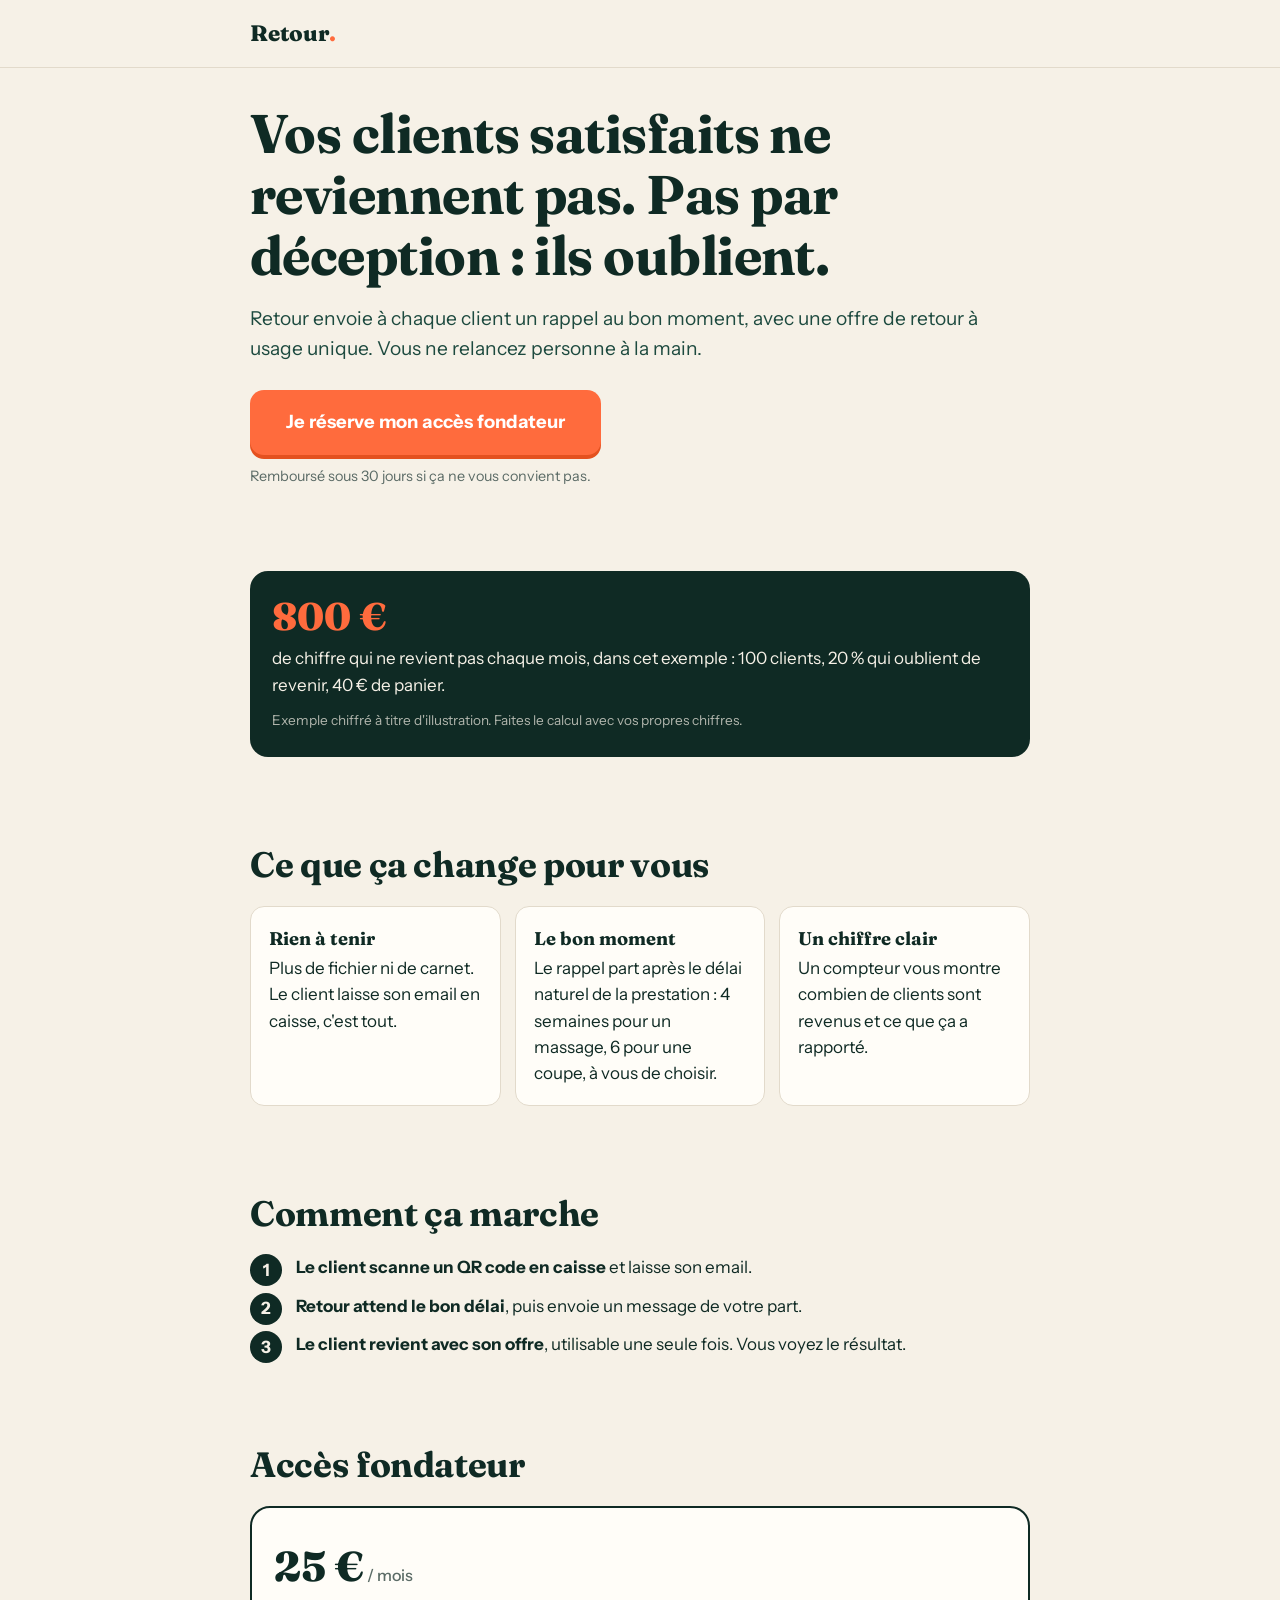
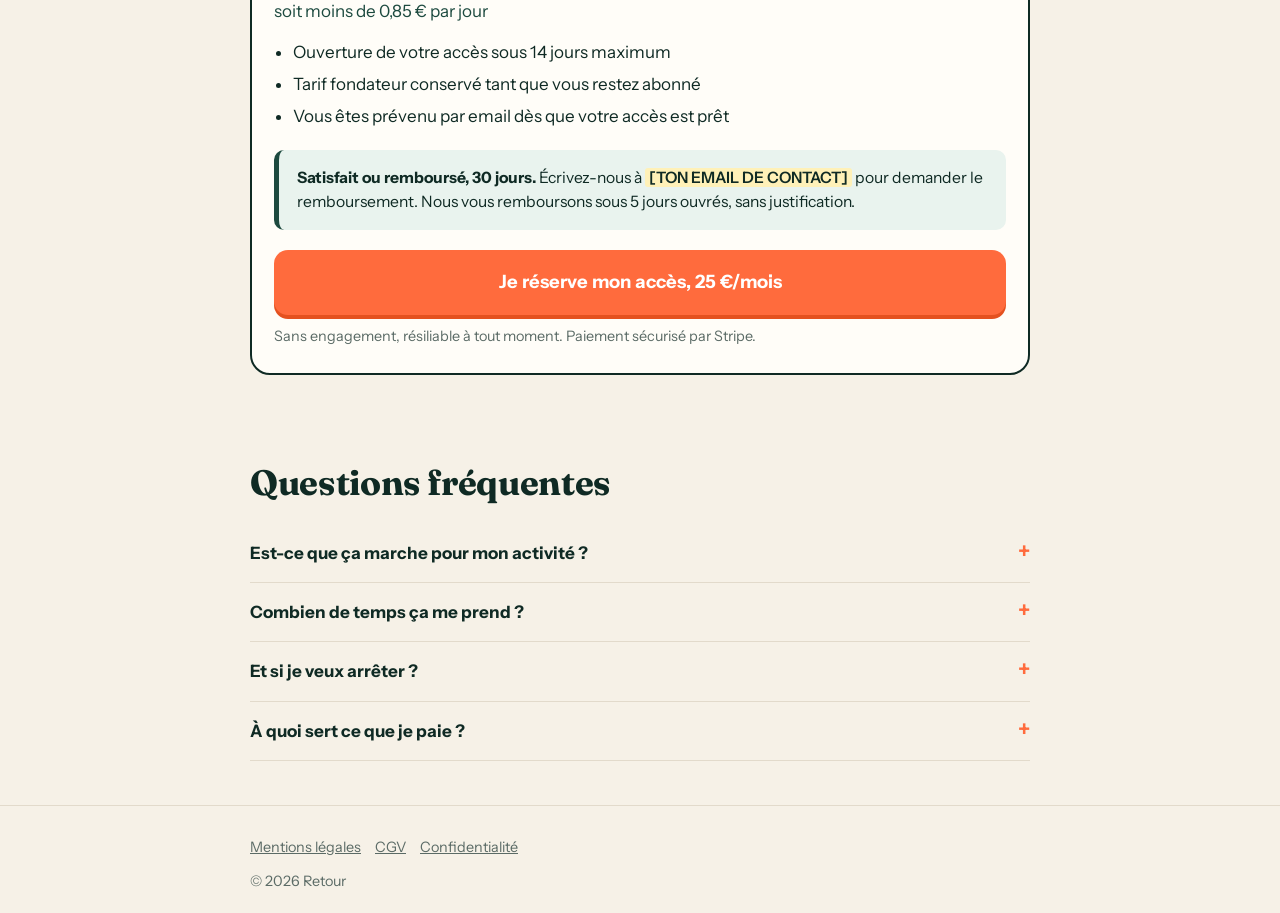
<file: index.html>
<!doctype html>
<html lang="fr">
<head>
<meta charset="utf-8">
<meta name="viewport" content="width=device-width,initial-scale=1">
<title>Retour — Le rappel qui fait revenir vos clients</title>
<meta name="description" content="Vos clients satisfaits ne reviennent pas parce qu'ils oublient. Retour leur envoie un rappel au bon moment, avec une offre de retour à usage unique.">
<meta property="og:type" content="website">
<meta property="og:title" content="Retour — Le rappel qui fait revenir vos clients">
<meta property="og:description" content="Un client satisfait ne revient pas parce qu'il oublie. Retour s'en occupe pour vous, automatiquement.">
<meta property="og:image" content="/og.png">
<meta property="og:locale" content="fr_FR">
<meta name="twitter:card" content="summary_large_image">
<link rel="icon" href="data:image/svg+xml,<svg xmlns='http://www.w3.org/2000/svg' viewBox='0 0 32 32'><rect width='32' height='32' rx='8' fill='%230f2a24'/><text x='16' y='23' font-size='20' text-anchor='middle' fill='%23ff6b3d' font-family='Georgia' font-weight='bold'>R</text></svg>">
<link rel="preconnect" href="https://fonts.googleapis.com">
<link rel="preconnect" href="https://fonts.gstatic.com" crossorigin>
<link href="https://fonts.googleapis.com/css2?family=Fraunces:opsz,wght@9..144,700;9..144,800&family=Instrument+Sans:wght@400;500;700&display=swap" rel="stylesheet">
<link rel="stylesheet" href="/styles.css">
<!-- Mesure d'audience respectueuse (à activer plus tard) :
<script defer data-domain="TON-DOMAINE.fr" src="https://plausible.io/js/script.js"></script> -->
</head>
<body>
<header class="top"><div class="wrap"><a class="logo" href="/">Retour<span>.</span></a></div></header>

<main>
<section class="hero">
<div class="wrap">
<h1>Vos clients satisfaits ne reviennent pas. Pas par déception : ils oublient.</h1>
<p class="lead">Retour envoie à chaque client un rappel au bon moment, avec une offre de retour à usage unique. Vous ne relancez personne à la main.</p>
<a class="btn" href="#offre">Je réserve mon accès fondateur</a>
<p class="sub">Remboursé sous 30 jours si ça ne vous convient pas.</p>
</div>
</section>

<section>
<div class="wrap">
<div class="pain">
<div class="big">800 €</div>
<p style="margin-top:10px">de chiffre qui ne revient pas chaque mois, dans cet exemple : 100 clients, 20 % qui oublient de revenir, 40 € de panier.</p>
<small>Exemple chiffré à titre d'illustration. Faites le calcul avec vos propres chiffres.</small>
</div>
</div>
</section>

<section>
<div class="wrap">
<h2>Ce que ça change pour vous</h2>
<ul class="benefits">
<li><b>Rien à tenir</b>Plus de fichier ni de carnet. Le client laisse son email en caisse, c'est tout.</li>
<li><b>Le bon moment</b>Le rappel part après le délai naturel de la prestation : 4 semaines pour un massage, 6 pour une coupe, à vous de choisir.</li>
<li><b>Un chiffre clair</b>Un compteur vous montre combien de clients sont revenus et ce que ça a rapporté.</li>
</ul>
</div>
</section>

<section>
<div class="wrap">
<h2>Comment ça marche</h2>
<ol class="steps">
<li><b>Le client scanne un QR code en caisse</b> et laisse son email.</li>
<li><b>Retour attend le bon délai</b>, puis envoie un message de votre part.</li>
<li><b>Le client revient avec son offre</b>, utilisable une seule fois. Vous voyez le résultat.</li>
</ol>
</div>
</section>

<section id="offre">
<div class="wrap">
<h2>Accès fondateur</h2>
<div class="offer">
<div class="price">25 €<small> / mois</small></div>
<p class="day">soit moins de 0,85 € par jour</p>
<ul>
<li>Ouverture de votre accès sous 14 jours maximum</li>
<li>Tarif fondateur conservé tant que vous restez abonné</li>
<li>Vous êtes prévenu par email dès que votre accès est prêt</li>
</ul>
<div class="guarantee"><b>Satisfait ou remboursé, 30 jours.</b> Écrivez-nous à <span class="todo">[TON EMAIL DE CONTACT]</span> pour demander le remboursement. Nous vous remboursons sous 5 jours ouvrés, sans justification.</div>
<a class="btn" href="https://buy.stripe.com/test_00w14o2lV1cYeAygW2dby00">Je réserve mon accès, 25 €/mois</a>
<p class="sub">Sans engagement, résiliable à tout moment. Paiement sécurisé par Stripe.</p>
</div>
</div>
</section>

<section>
<div class="wrap">
<h2>Questions fréquentes</h2>
<details><summary>Est-ce que ça marche pour mon activité ?</summary><p>Si vos clients reviennent à intervalle régulier (salle de sport, kiné, coach, institut, diététicien, magasin de sport), oui. Si vos clients ne reviennent presque jamais, ce n'est pas fait pour vous.</p></details>
<details><summary>Combien de temps ça me prend ?</summary><p>Environ 10 minutes pour la mise en place : choisir le délai et l'offre. Ensuite, c'est automatique.</p></details>
<details><summary>Et si je veux arrêter ?</summary><p>Vous résiliez quand vous voulez, sans préavis ni frais. Dans les 30 premiers jours, vous êtes en plus remboursé.</p></details>
<details><summary>À quoi sert ce que je paie ?</summary><p>À l'envoi automatique des rappels, au code d'offre à usage unique et au compteur de clients revenus. Vous achetez aujourd'hui l'accès fondateur : le service ouvre sous 14 jours.</p></details>
</div>
</section>
</main>

<footer><div class="wrap">
<a href="/mentions-legales.html">Mentions légales</a><a href="/cgv.html">CGV</a><a href="/confidentialite.html">Confidentialité</a>
<p style="margin-top:12px">© 2026 Retour</p>
</div></footer>

<div class="sticky"><a class="btn" href="#offre">Je réserve mon accès fondateur</a></div>
</body>
</html>
</file>
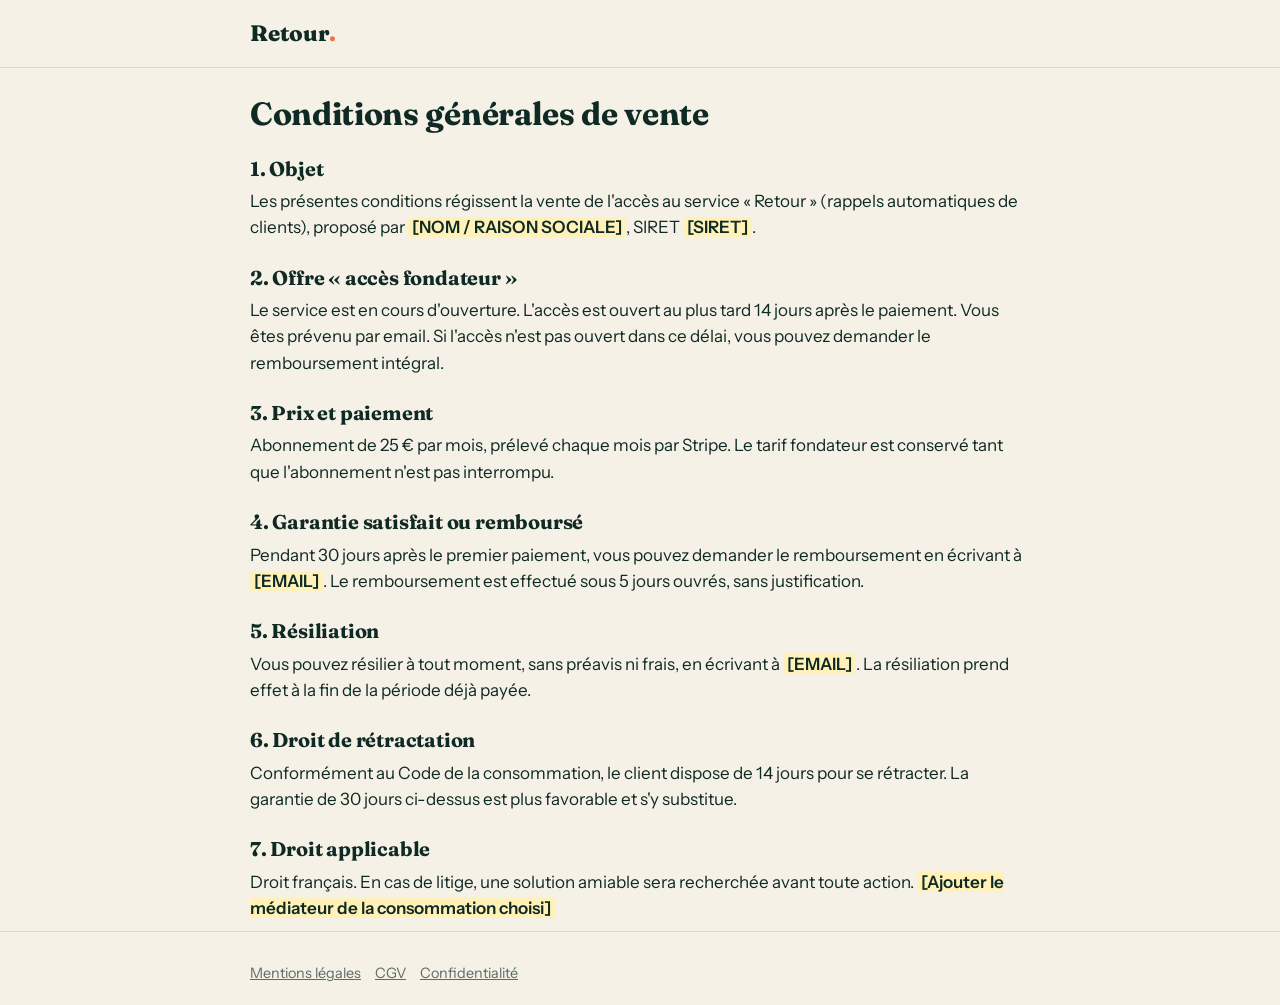
<file: cgv.html>
<!doctype html><html lang="fr"><head><meta charset="utf-8"><meta name="viewport" content="width=device-width,initial-scale=1"><meta name="robots" content="noindex"><title>Conditions générales de vente — Retour</title><link rel="stylesheet" href="/styles.css"><link href="https://fonts.googleapis.com/css2?family=Fraunces:opsz,wght@9..144,700;9..144,800&family=Instrument+Sans:wght@400;500;700&display=swap" rel="stylesheet"></head><body><header class="top"><div class="wrap"><a class="logo" href="/">Retour<span>.</span></a></div></header><main class="wrap legal"><h1>Conditions générales de vente</h1>
<h2>1. Objet</h2><p>Les présentes conditions régissent la vente de l'accès au service « Retour » (rappels automatiques de clients), proposé par <span class="todo">[NOM / RAISON SOCIALE]</span>, SIRET <span class="todo">[SIRET]</span>.</p>
<h2>2. Offre « accès fondateur »</h2><p>Le service est en cours d'ouverture. L'accès est ouvert au plus tard 14 jours après le paiement. Vous êtes prévenu par email. Si l'accès n'est pas ouvert dans ce délai, vous pouvez demander le remboursement intégral.</p>
<h2>3. Prix et paiement</h2><p>Abonnement de 25 € par mois, prélevé chaque mois par Stripe. Le tarif fondateur est conservé tant que l'abonnement n'est pas interrompu.</p>
<h2>4. Garantie satisfait ou remboursé</h2><p>Pendant 30 jours après le premier paiement, vous pouvez demander le remboursement en écrivant à <span class="todo">[EMAIL]</span>. Le remboursement est effectué sous 5 jours ouvrés, sans justification.</p>
<h2>5. Résiliation</h2><p>Vous pouvez résilier à tout moment, sans préavis ni frais, en écrivant à <span class="todo">[EMAIL]</span>. La résiliation prend effet à la fin de la période déjà payée.</p>
<h2>6. Droit de rétractation</h2><p>Conformément au Code de la consommation, le client dispose de 14 jours pour se rétracter. La garantie de 30 jours ci-dessus est plus favorable et s'y substitue.</p>
<h2>7. Droit applicable</h2><p>Droit français. En cas de litige, une solution amiable sera recherchée avant toute action. <span class="todo">[Ajouter le médiateur de la consommation choisi]</span></p>
</main><footer><div class="wrap"><a href="/mentions-legales.html">Mentions légales</a><a href="/cgv.html">CGV</a><a href="/confidentialite.html">Confidentialité</a></div></footer></body></html>
</file>
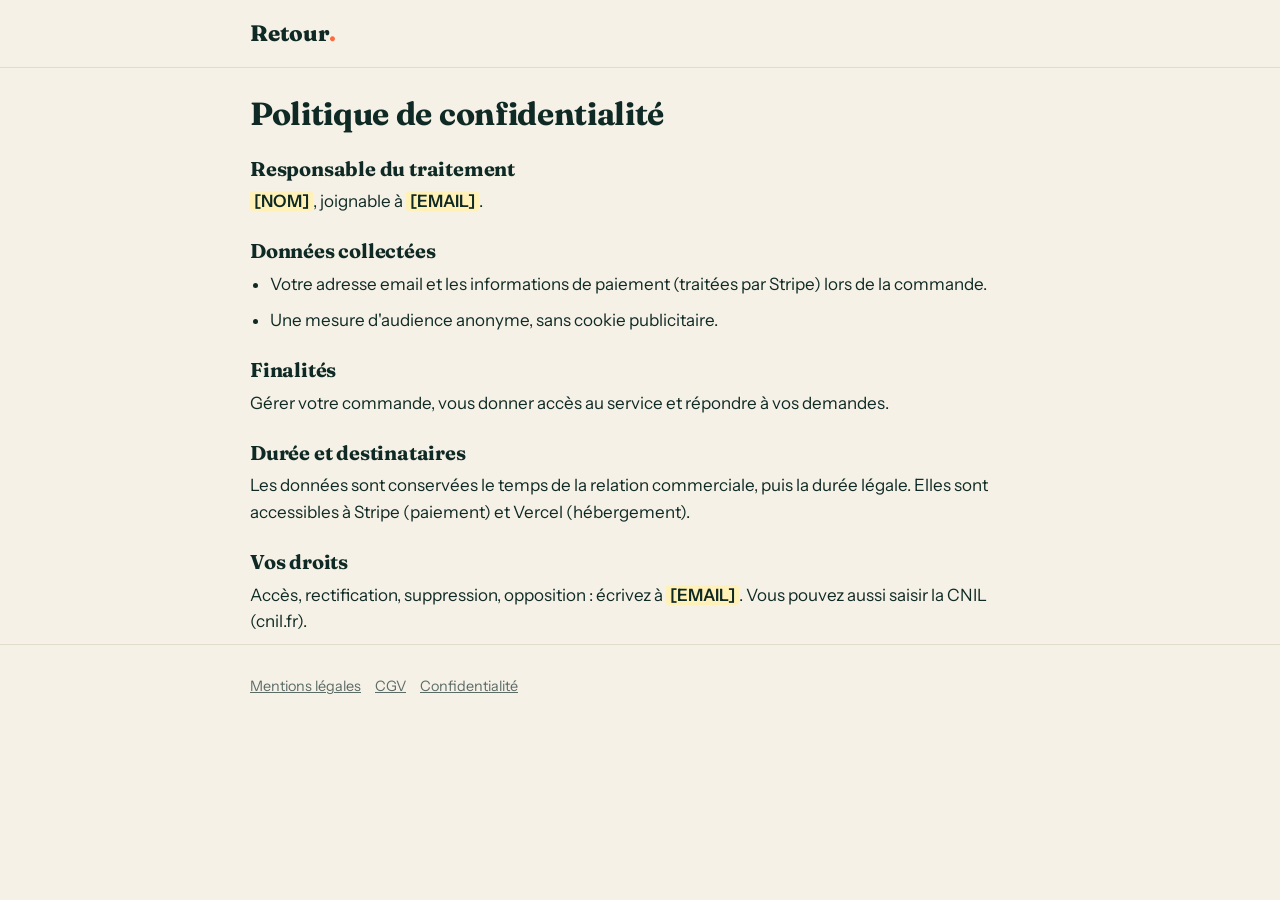
<file: confidentialite.html>
<!doctype html><html lang="fr"><head><meta charset="utf-8"><meta name="viewport" content="width=device-width,initial-scale=1"><meta name="robots" content="noindex"><title>Politique de confidentialité — Retour</title><link rel="stylesheet" href="/styles.css"><link href="https://fonts.googleapis.com/css2?family=Fraunces:opsz,wght@9..144,700;9..144,800&family=Instrument+Sans:wght@400;500;700&display=swap" rel="stylesheet"></head><body><header class="top"><div class="wrap"><a class="logo" href="/">Retour<span>.</span></a></div></header><main class="wrap legal"><h1>Politique de confidentialité</h1>
<h2>Responsable du traitement</h2><p><span class="todo">[NOM]</span>, joignable à <span class="todo">[EMAIL]</span>.</p>
<h2>Données collectées</h2><ul><li>Votre adresse email et les informations de paiement (traitées par Stripe) lors de la commande.</li><li>Une mesure d'audience anonyme, sans cookie publicitaire.</li></ul>
<h2>Finalités</h2><p>Gérer votre commande, vous donner accès au service et répondre à vos demandes.</p>
<h2>Durée et destinataires</h2><p>Les données sont conservées le temps de la relation commerciale, puis la durée légale. Elles sont accessibles à Stripe (paiement) et Vercel (hébergement).</p>
<h2>Vos droits</h2><p>Accès, rectification, suppression, opposition : écrivez à <span class="todo">[EMAIL]</span>. Vous pouvez aussi saisir la CNIL (cnil.fr).</p>
</main><footer><div class="wrap"><a href="/mentions-legales.html">Mentions légales</a><a href="/cgv.html">CGV</a><a href="/confidentialite.html">Confidentialité</a></div></footer></body></html>
</file>
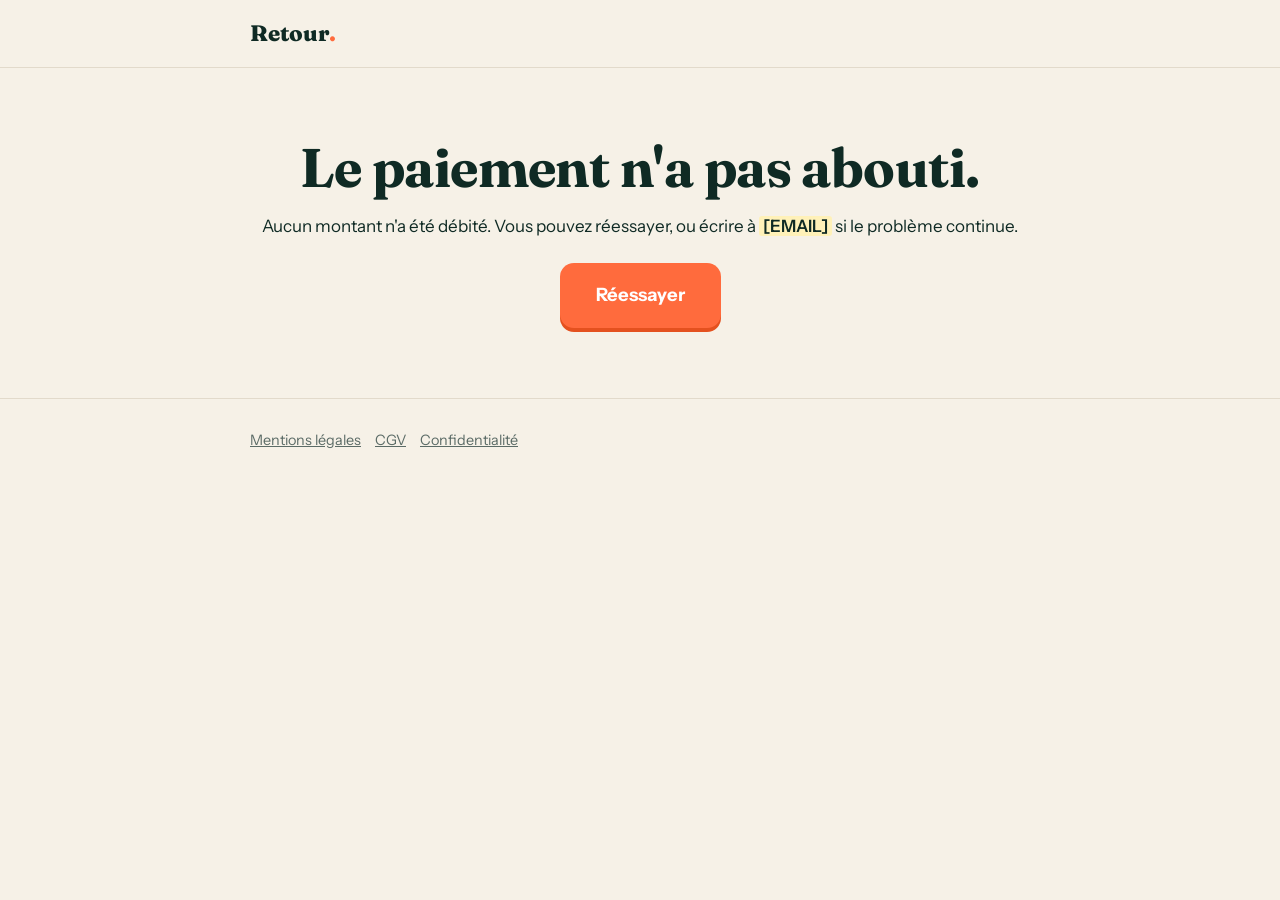
<file: echec.html>
<!doctype html><html lang="fr"><head><meta charset="utf-8"><meta name="viewport" content="width=device-width,initial-scale=1"><meta name="robots" content="noindex"><title>Paiement non abouti — Retour</title><link rel="stylesheet" href="/styles.css"><link href="https://fonts.googleapis.com/css2?family=Fraunces:opsz,wght@9..144,700;9..144,800&family=Instrument+Sans:wght@400;500;700&display=swap" rel="stylesheet"></head><body><header class="top"><div class="wrap"><a class="logo" href="/">Retour<span>.</span></a></div></header><main class="wrap center"><h1>Le paiement n'a pas abouti.</h1><p style="margin-top:14px">Aucun montant n'a été débité. Vous pouvez réessayer, ou écrire à <span class="todo">[EMAIL]</span> si le problème continue.</p><a class="btn" href="/#offre">Réessayer</a></main><footer><div class="wrap"><a href="/mentions-legales.html">Mentions légales</a><a href="/cgv.html">CGV</a><a href="/confidentialite.html">Confidentialité</a></div></footer></body></html>
</file>
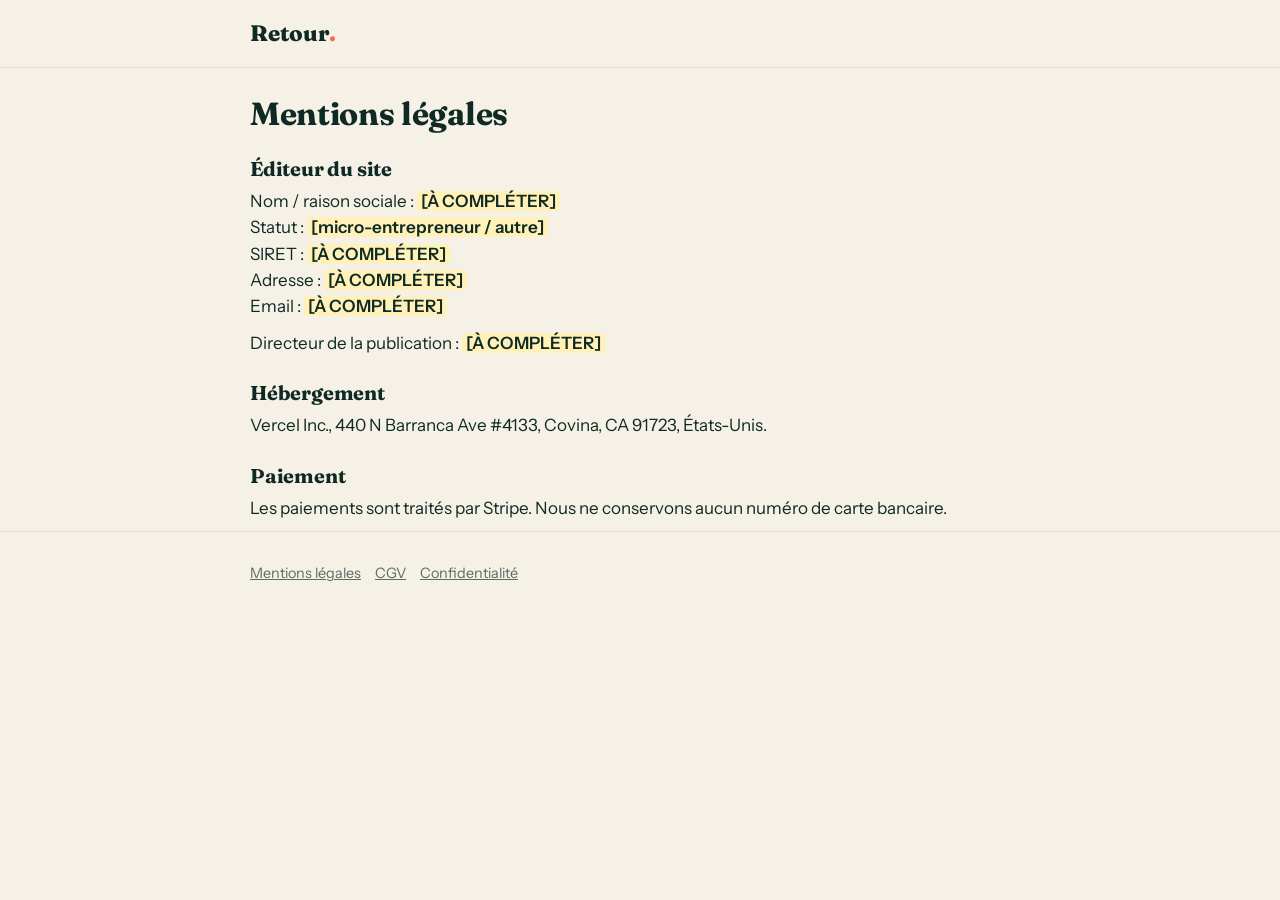
<file: mentions-legales.html>
<!doctype html><html lang="fr"><head><meta charset="utf-8"><meta name="viewport" content="width=device-width,initial-scale=1"><meta name="robots" content="noindex"><title>Mentions légales — Retour</title><link rel="stylesheet" href="/styles.css"><link href="https://fonts.googleapis.com/css2?family=Fraunces:opsz,wght@9..144,700;9..144,800&family=Instrument+Sans:wght@400;500;700&display=swap" rel="stylesheet"></head><body><header class="top"><div class="wrap"><a class="logo" href="/">Retour<span>.</span></a></div></header><main class="wrap legal"><h1>Mentions légales</h1>
<h2>Éditeur du site</h2>
<p>Nom / raison sociale : <span class="todo">[À COMPLÉTER]</span><br>Statut : <span class="todo">[micro-entrepreneur / autre]</span><br>SIRET : <span class="todo">[À COMPLÉTER]</span><br>Adresse : <span class="todo">[À COMPLÉTER]</span><br>Email : <span class="todo">[À COMPLÉTER]</span></p>
<p>Directeur de la publication : <span class="todo">[À COMPLÉTER]</span></p>
<h2>Hébergement</h2>
<p>Vercel Inc., 440 N Barranca Ave #4133, Covina, CA 91723, États-Unis.</p>
<h2>Paiement</h2>
<p>Les paiements sont traités par Stripe. Nous ne conservons aucun numéro de carte bancaire.</p>
</main><footer><div class="wrap"><a href="/mentions-legales.html">Mentions légales</a><a href="/cgv.html">CGV</a><a href="/confidentialite.html">Confidentialité</a></div></footer></body></html>
</file>
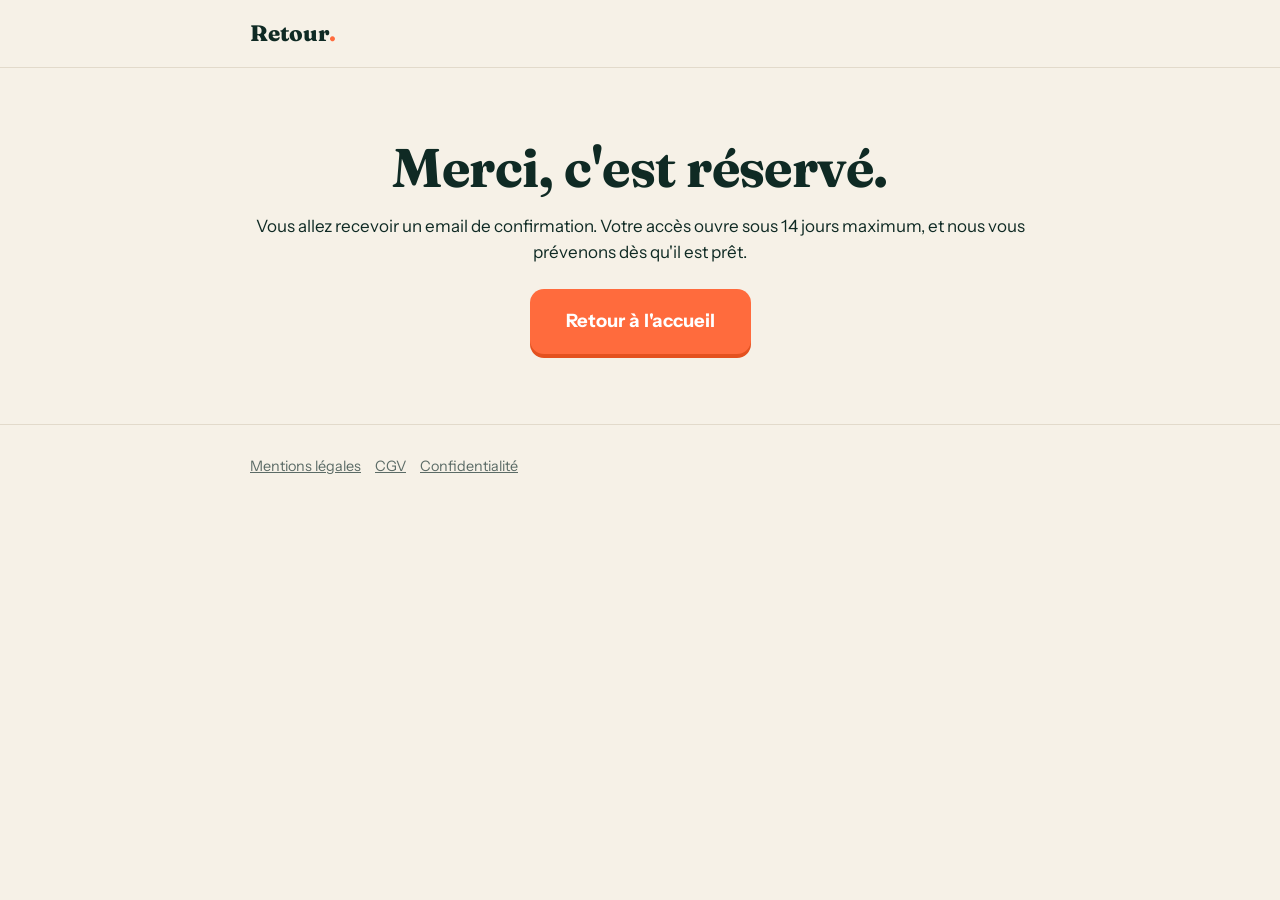
<file: merci.html>
<!doctype html><html lang="fr"><head><meta charset="utf-8"><meta name="viewport" content="width=device-width,initial-scale=1"><meta name="robots" content="noindex"><title>Merci — Retour</title><link rel="stylesheet" href="/styles.css"><link href="https://fonts.googleapis.com/css2?family=Fraunces:opsz,wght@9..144,700;9..144,800&family=Instrument+Sans:wght@400;500;700&display=swap" rel="stylesheet"></head><body><header class="top"><div class="wrap"><a class="logo" href="/">Retour<span>.</span></a></div></header><main class="wrap center"><h1>Merci, c'est réservé.</h1><p style="margin-top:14px">Vous allez recevoir un email de confirmation. Votre accès ouvre sous 14 jours maximum, et nous vous prévenons dès qu'il est prêt.</p><a class="btn" href="/">Retour à l'accueil</a></main><footer><div class="wrap"><a href="/mentions-legales.html">Mentions légales</a><a href="/cgv.html">CGV</a><a href="/confidentialite.html">Confidentialité</a></div></footer></body></html>
</file>
<file: styles.css>
:root{--ink:#0f2a24;--ink2:#1d4a3f;--coral:#ff6b3d;--coral-d:#e4511f;--cream:#f6f1e7;--paper:#fffdf8;--line:#e2dacb;--muted:#5b6b66}
*{box-sizing:border-box;margin:0;padding:0}
html{scroll-behavior:smooth;-webkit-text-size-adjust:100%}
body{font-family:'Instrument Sans',system-ui,-apple-system,Segoe UI,sans-serif;background:var(--cream);color:var(--ink);font-size:17px;line-height:1.55;padding-bottom:84px}
h1,h2,h3{font-family:'Fraunces',Georgia,serif;font-weight:700;line-height:1.12;letter-spacing:-.01em}
h1{font-size:clamp(2rem,8.5vw,3.4rem)}
h2{font-size:clamp(1.6rem,6vw,2.2rem);margin-bottom:.6em}
h3{font-size:1.2rem;margin-bottom:.3em}
a{color:inherit}
.wrap{max-width:680px;margin:0 auto;padding:0 20px}
section{padding:44px 0}
.top{padding:16px 0;border-bottom:1px solid var(--line)}
.logo{font-family:'Fraunces',serif;font-weight:800;font-size:1.4rem;text-decoration:none}
.logo span{color:var(--coral)}
.hero{padding:36px 0 40px}
.hero p.lead{font-size:1.2rem;margin:18px 0 26px;color:var(--ink2)}
.btn{display:block;width:100%;text-align:center;background:var(--coral);color:#fff;font-weight:700;font-size:1.15rem;padding:18px 20px;border-radius:14px;text-decoration:none;border:0;cursor:pointer;min-height:56px;box-shadow:0 4px 0 var(--coral-d);transition:transform .08s}
.btn:active{transform:translateY(3px);box-shadow:0 1px 0 var(--coral-d)}
.sub{font-size:.9rem;color:var(--muted);text-align:center;margin-top:10px}
.pain{background:var(--ink);color:var(--cream);border-radius:18px;padding:26px 22px}
.pain .big{font-family:'Fraunces',serif;font-size:2.4rem;font-weight:800;color:var(--coral);line-height:1}
.pain small{display:block;opacity:.7;font-size:.85rem;margin-top:12px}
.benefits{list-style:none;display:grid;gap:14px}
.benefits li{background:var(--paper);border:1px solid var(--line);border-radius:14px;padding:18px}
.benefits b{display:block;font-family:'Fraunces',serif;font-size:1.15rem;margin-bottom:2px}
.steps{counter-reset:s;list-style:none;display:grid;gap:12px}
.steps li{counter-increment:s;padding-left:46px;position:relative}
.steps li:before{content:counter(s);position:absolute;left:0;top:0;width:32px;height:32px;border-radius:50%;background:var(--ink);color:var(--cream);display:grid;place-items:center;font-weight:700}
.offer{background:var(--paper);border:2px solid var(--ink);border-radius:20px;padding:26px 22px}
.price{font-family:'Fraunces',serif;font-size:2.6rem;font-weight:800}
.price small{font-size:1rem;font-family:'Instrument Sans',sans-serif;font-weight:500;color:var(--muted)}
.day{color:var(--ink2);margin-bottom:14px}
.offer ul{margin:14px 0 20px 1.1em}
.offer li{margin-bottom:6px}
.guarantee{background:#e9f3ee;border-left:5px solid var(--ink2);border-radius:10px;padding:16px 18px;margin:0 0 20px;font-size:.98rem}
details{border-bottom:1px solid var(--line);padding:16px 0}
summary{font-weight:700;cursor:pointer;list-style:none;display:flex;justify-content:space-between;gap:12px}
summary::after{content:'+';color:var(--coral);font-size:1.4rem;line-height:1}
details[open] summary::after{content:'–'}
details p{margin-top:10px;color:var(--ink2)}
footer{padding:30px 0 20px;font-size:.9rem;color:var(--muted);border-top:1px solid var(--line)}
footer a{margin-right:14px}
.sticky{position:fixed;left:0;right:0;bottom:0;background:var(--paper);border-top:1px solid var(--line);padding:10px 16px calc(10px + env(safe-area-inset-bottom));z-index:10}
.sticky .btn{max-width:680px;margin:0 auto;padding:14px}
.legal h1{font-size:2rem;margin:28px 0 18px}
.legal h2{font-size:1.25rem;margin:26px 0 8px}
.legal p,.legal li{margin-bottom:10px}
.legal ul{margin-left:1.2em}
.todo{background:#fff1b8;padding:0 4px;border-radius:3px;font-weight:600}
.center{text-align:center;padding:70px 0}
.center .btn{max-width:320px;margin:24px auto 0}
@media(min-width:720px){body{padding-bottom:0}.sticky{display:none}.btn{width:auto;display:inline-block;padding:18px 36px}.benefits{grid-template-columns:repeat(3,1fr)}.wrap{max-width:820px}.sub{text-align:left}.offer .btn{display:block;width:100%}}
</file>
